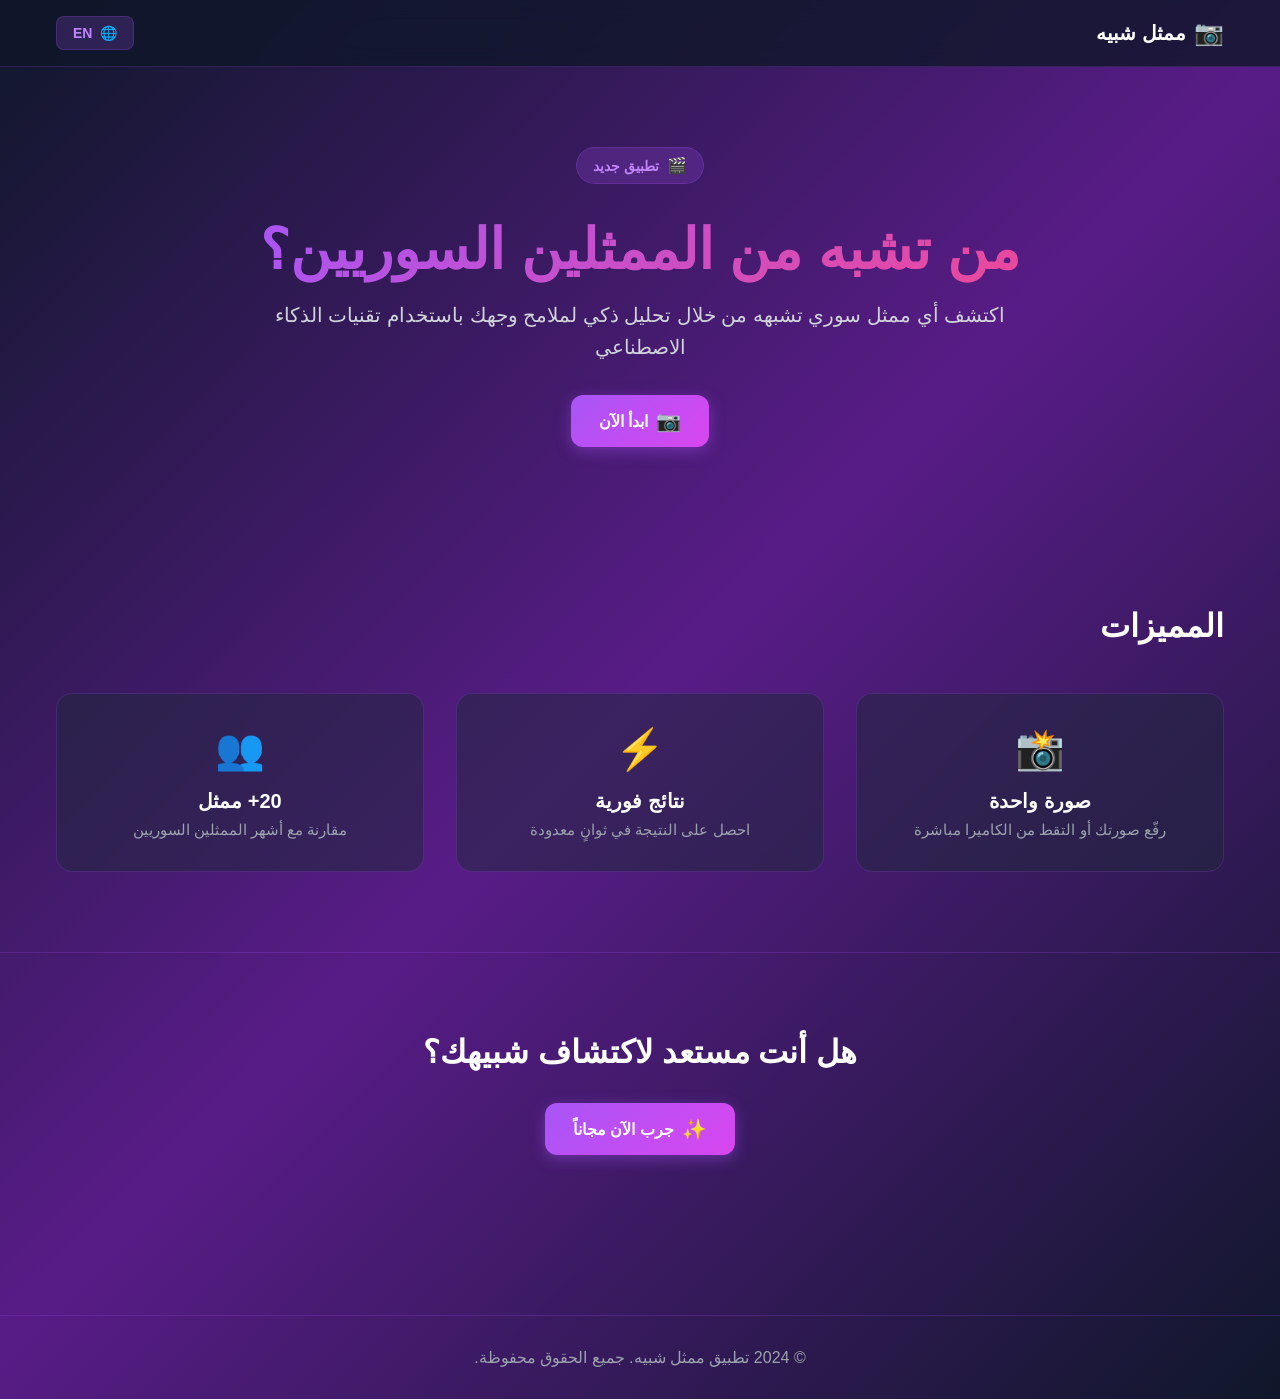
<file: index.html>
<!DOCTYPE html>
<html lang="ar" dir="rtl">
<head>
    <meta charset="UTF-8">
    <meta name="viewport" content="width=device-width, initial-scale=1.0">
    <title>ممثل شبيه - من تشبه من الممثلين السوريين؟</title>
    <link rel="stylesheet" href="css/style.css">
</head>
<body>
    <!-- Navigation -->
    <nav class="navbar">
        <div class="container">
            <div class="nav-content">
                <div class="logo">
                    <span class="logo-icon">📷</span>
                    <span class="logo-text">ممثل شبيه</span>
                </div>
                <button class="language-toggle" id="langToggle">
                    <span class="globe-icon">🌐</span>
                    <span id="langText">EN</span>
                </button>
            </div>
        </div>
    </nav>

    <!-- Hero Section -->
    <section class="hero">
        <div class="container">
            <div class="hero-content">
                <div class="badge">
                    <span class="badge-icon">🎬</span>
                    <span id="badgeText">تطبيق جديد</span>
                </div>
                <h1 id="heroTitle">من تشبه من الممثلين السوريين؟</h1>
                <p id="heroSubtitle">اكتشف أي ممثل سوري تشبهه من خلال تحليل ذكي لملامح وجهك باستخدام تقنيات الذكاء الاصطناعي</p>
                <button class="btn btn-primary" onclick="navigateTo('upload')">
                    <span class="btn-icon">📷</span>
                    <span id="startBtnText">ابدأ الآن</span>
                </button>
            </div>
        </div>
    </section>

    <!-- Features Section -->
    <section class="features">
        <div class="container">
            <h2 id="featuresTitle">المميزات</h2>
            <div class="features-grid">
                <div class="feature-card">
                    <div class="feature-icon">📸</div>
                    <h3 id="feature1Title">صورة واحدة</h3>
                    <p id="feature1Desc">رفّع صورتك أو التقط من الكاميرا مباشرة</p>
                </div>
                <div class="feature-card">
                    <div class="feature-icon">⚡</div>
                    <h3 id="feature2Title">نتائج فورية</h3>
                    <p id="feature2Desc">احصل على النتيجة في ثوانٍ معدودة</p>
                </div>
                <div class="feature-card">
                    <div class="feature-icon">👥</div>
                    <h3 id="feature3Title">20+ ممثل</h3>
                    <p id="feature3Desc">مقارنة مع أشهر الممثلين السوريين</p>
                </div>
            </div>
        </div>
    </section>

    <!-- CTA Section -->
    <section class="cta">
        <div class="container">
            <h2 id="ctaTitle">هل أنت مستعد لاكتشاف شبيهك؟</h2>
            <button class="btn btn-primary" onclick="navigateTo('upload')">
                <span class="btn-icon">✨</span>
                <span id="tryBtnText">جرب الآن مجاناً</span>
            </button>
        </div>
    </section>

    <!-- Footer -->
    <footer class="footer">
        <div class="container">
            <p id="footerText">© 2024 تطبيق ممثل شبيه. جميع الحقوق محفوظة.</p>
        </div>
    </footer>

    <script src="js/translations.js"></script>
    <script src="js/app.js"></script>
</body>
</html>
</file>
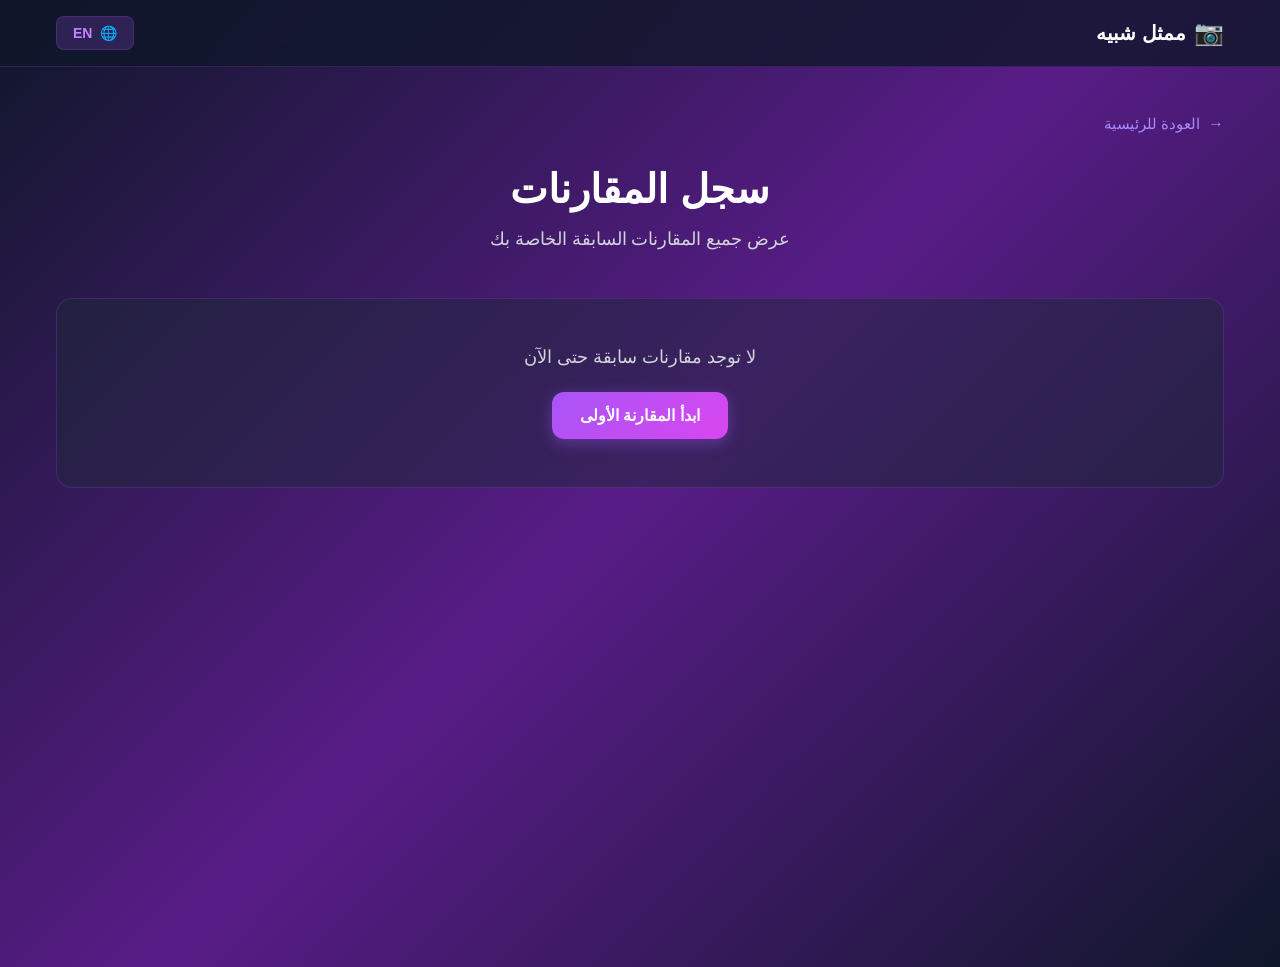
<file: history.html>
<!DOCTYPE html>
<html lang="ar" dir="rtl">
<head>
    <meta charset="UTF-8">
    <meta name="viewport" content="width=device-width, initial-scale=1.0">
    <title>السجل - ممثل شبيه</title>
    <link rel="stylesheet" href="css/style.css">
</head>
<body>
    <!-- Navigation -->
    <nav class="navbar">
        <div class="container">
            <div class="nav-content">
                <div class="logo">
                    <span class="logo-icon">📷</span>
                    <span class="logo-text">ممثل شبيه</span>
                </div>
                <button class="language-toggle" id="langToggle">
                    <span class="globe-icon">🌐</span>
                    <span id="langText">EN</span>
                </button>
            </div>
        </div>
    </nav>

    <!-- History Container -->
    <div class="history-container">
        <div class="container">
            <!-- Back Button -->
            <button class="back-btn" onclick="navigateTo('index')">
                <span class="arrow">→</span>
                <span id="backText">العودة للرئيسية</span>
            </button>

            <!-- Header -->
            <div class="history-header">
                <h1 id="historyTitle">سجل المقارنات</h1>
                <p id="historySubtitle">عرض جميع المقارنات السابقة الخاصة بك</p>
            </div>

            <!-- History List -->
            <div id="historyContent">
                <div class="loading">
                    <div class="spinner"></div>
                    <p id="loadingText">جاري تحميل السجل...</p>
                </div>
            </div>
        </div>
    </div>

    <script src="js/translations.js"></script>
    <script src="js/app.js"></script>
    <script src="js/history.js"></script>
</body>
</html>
</file>
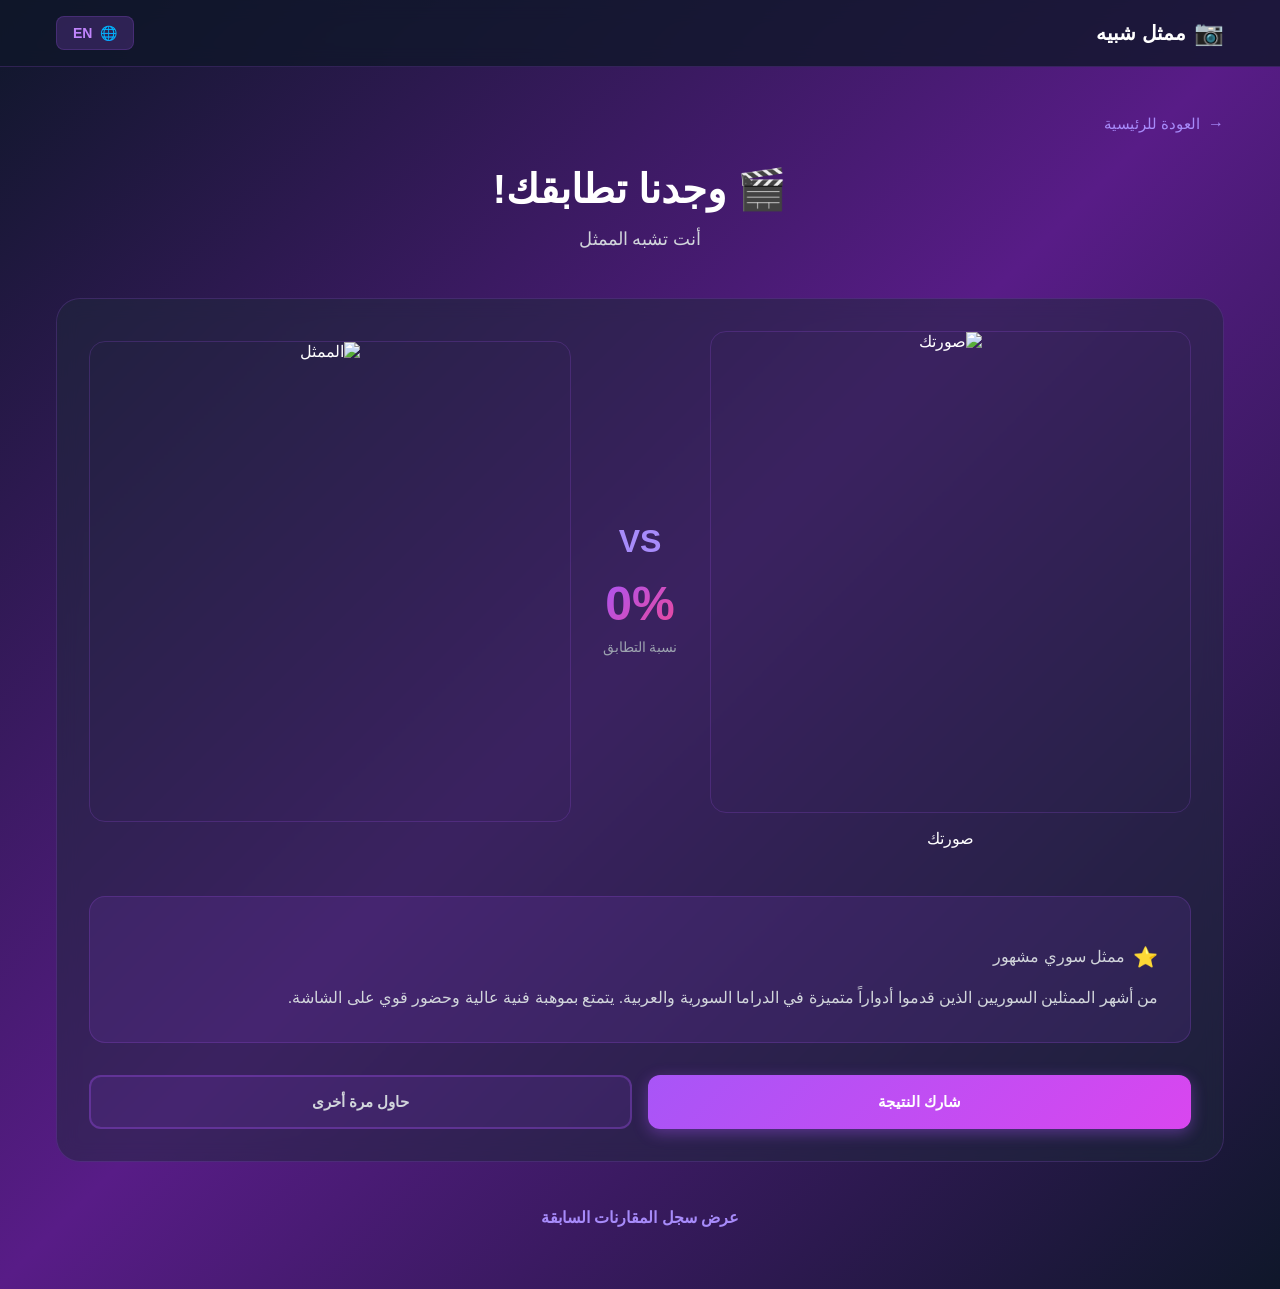
<file: results.html>
<!DOCTYPE html>
<html lang="ar" dir="rtl">
<head>
    <meta charset="UTF-8">
    <meta name="viewport" content="width=device-width, initial-scale=1.0">
    <title>النتائج - ممثل شبيه</title>
    <link rel="stylesheet" href="css/style.css">
</head>
<body>
    <!-- Navigation -->
    <nav class="navbar">
        <div class="container">
            <div class="nav-content">
                <div class="logo">
                    <span class="logo-icon">📷</span>
                    <span class="logo-text">ممثل شبيه</span>
                </div>
                <button class="language-toggle" id="langToggle">
                    <span class="globe-icon">🌐</span>
                    <span id="langText">EN</span>
                </button>
            </div>
        </div>
    </nav>

    <!-- Results Container -->
    <div class="results-container">
        <div class="container">
            <!-- Back Button -->
            <button class="back-btn" onclick="navigateTo('index')">
                <span class="arrow">→</span>
                <span id="backText">العودة للرئيسية</span>
            </button>

            <!-- Results Header -->
            <div class="results-header">
                <h1 id="resultsTitle">🎬 وجدنا تطابقك!</h1>
                <p id="resultsSubtitle">أنت تشبه الممثل <span id="actorNameDisplay"></span> بنسبة <span id="scoreDisplay">0</span>%</p>
            </div>

            <!-- Results Card -->
            <div class="results-card">
                <!-- Comparison Section -->
                <div class="comparison-section">
                    <!-- User Image -->
                    <div class="comparison-item">
                        <div class="comparison-image-wrapper">
                            <img id="userImage" alt="صورتك" class="comparison-image">
                        </div>
                        <p id="yourPhotoText">صورتك</p>
                    </div>

                    <!-- VS -->
                    <div class="vs-section">
                        <div class="vs-text">VS</div>
                        <div class="score-display">
                            <div class="score-number" id="scoreNumber">0%</div>
                            <p id="matchText">نسبة التطابق</p>
                        </div>
                    </div>

                    <!-- Actor Image -->
                    <div class="comparison-item">
                        <div class="comparison-image-wrapper">
                            <img id="actorImage" alt="الممثل" class="comparison-image">
                        </div>
                        <p id="actorDisplayName"></p>
                    </div>
                </div>

                <!-- Actor Info -->
                <div class="actor-info">
                    <h2 id="actorInfoName"></h2>
                    <div class="actor-rating">
                        <span class="star">⭐</span>
                        <span id="actorTypeText">ممثل سوري مشهور</span>
                    </div>
                    <p id="actorBioText">من أشهر الممثلين السوريين الذين قدموا أدواراً متميزة في الدراما السورية والعربية. يتمتع بموهبة فنية عالية وحضور قوي على الشاشة.</p>
                </div>

                <!-- Actions -->
                <div class="results-actions">
                    <button class="btn btn-primary" onclick="shareResult()" id="shareBtnText">
                        <span class="btn-icon">📤</span>
                        شارك النتيجة
                    </button>
                    <button class="btn btn-outline" onclick="navigateTo('upload')" id="tryAgainText">
                        <span class="btn-icon">→</span>
                        حاول مرة أخرى
                    </button>
                </div>
            </div>

            <!-- History Link -->
            <div class="history-link">
                <button class="btn btn-ghost" onclick="navigateTo('history')" id="historyBtnText">
                    <span class="btn-icon">📋</span>
                    عرض سجل المقارنات السابقة
                </button>
            </div>
        </div>
    </div>

    <script src="js/translations.js"></script>
    <script src="js/app.js"></script>
    <script src="js/results.js"></script>
</body>
</html>
</file>
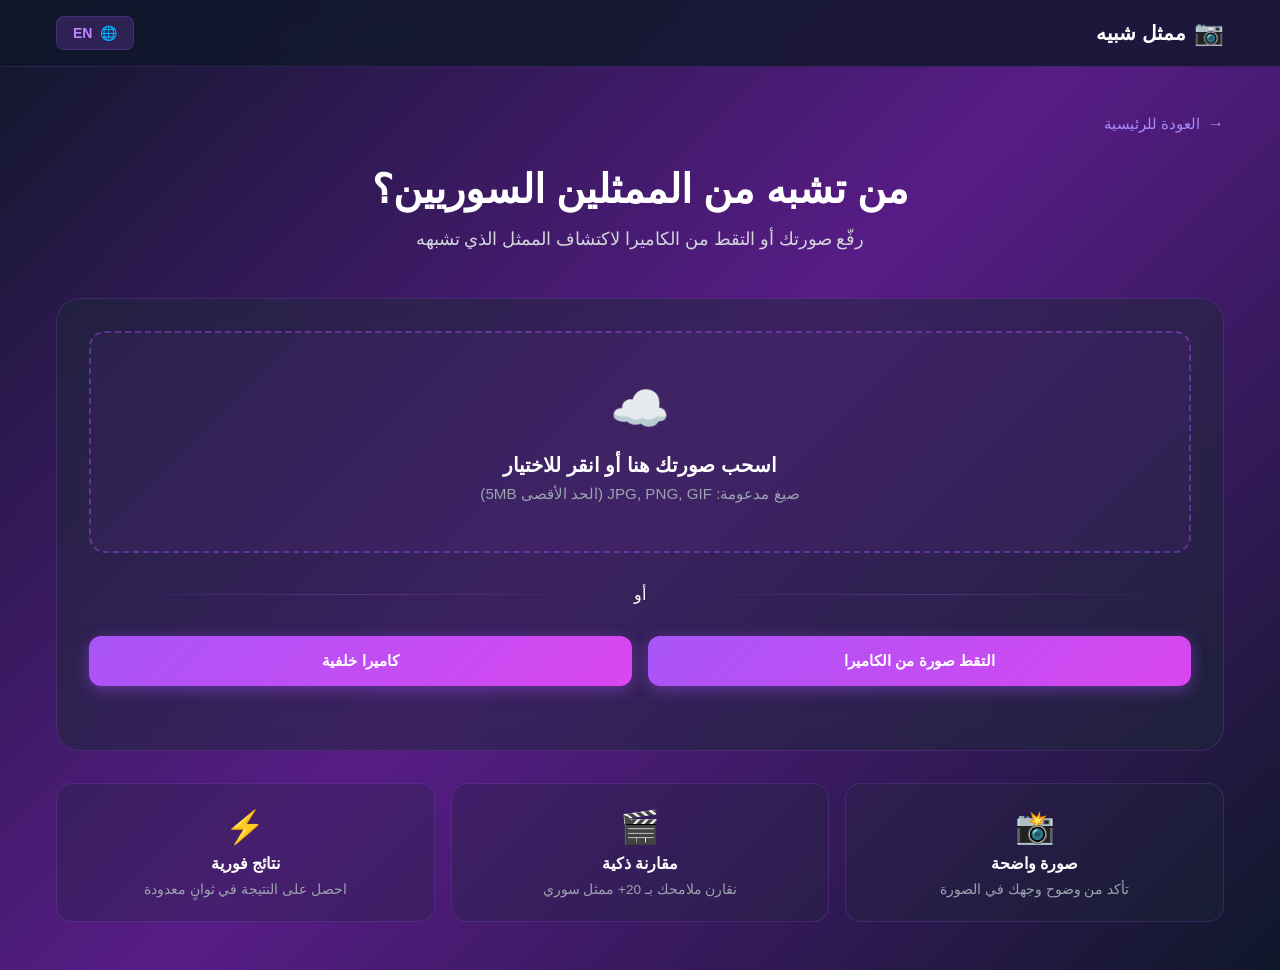
<file: upload.html>
<!DOCTYPE html>
<html lang="ar" dir="rtl">
<head>
    <meta charset="UTF-8">
    <meta name="viewport" content="width=device-width, initial-scale=1.0">
    <title>رفع الصورة - ممثل شبيه</title>
    <link rel="stylesheet" href="css/style.css">
</head>
<body>
    <!-- Navigation -->
    <nav class="navbar">
        <div class="container">
            <div class="nav-content">
                <div class="logo">
                    <span class="logo-icon">📷</span>
                    <span class="logo-text">ممثل شبيه</span>
                </div>
                <button class="language-toggle" id="langToggle">
                    <span class="globe-icon">🌐</span>
                    <span id="langText">EN</span>
                </button>
            </div>
        </div>
    </nav>

    <!-- Main Content -->
    <div class="upload-container">
        <div class="container">
            <!-- Back Button -->
            <button class="back-btn" onclick="navigateTo('index')">
                <span class="arrow">→</span>
                <span id="backText">العودة للرئيسية</span>
            </button>

            <!-- Header -->
            <div class="upload-header">
                <h1 id="uploadTitle">من تشبه من الممثلين السوريين؟</h1>
                <p id="uploadSubtitle">رفّع صورتك أو التقط من الكاميرا لاكتشاف الممثل الذي تشبهه</p>
            </div>

            <!-- Upload Card -->
            <div class="upload-card">
                <!-- Preview Section -->
                <div id="previewSection" class="preview-section hidden">
                    <img id="previewImage" alt="Preview" class="preview-image">
                    <div class="preview-actions">
                        <button class="btn btn-outline" onclick="resetUpload()" id="chooseAnotherText">اختر صورة أخرى</button>
                        <button class="btn btn-primary" onclick="submitImage()" id="searchBtnText">ابحث عن تطابقي</button>
                    </div>
                </div>

                <!-- Camera Section -->
                <div id="cameraSection" class="camera-section hidden">
                    <video id="cameraVideo" autoplay playsinline class="camera-video"></video>
                    <canvas id="cameraCanvas" class="hidden"></canvas>
                    <div class="camera-info">
                        <p id="cameraMode">الكاميرا الأمامية</p>
                    </div>
                    <div class="camera-actions">
                        <button class="btn btn-outline" onclick="stopCamera()" id="cancelBtnText">إلغاء</button>
                        <button class="btn btn-primary" onclick="capturePhoto()" id="captureBtnText">التقط الصورة</button>
                    </div>
                </div>

                <!-- Upload Section -->
                <div id="uploadSection" class="upload-section">
                    <div class="upload-area" onclick="document.getElementById('fileInput').click()">
                        <div class="upload-icon">☁️</div>
                        <h3 id="dragText">اسحب صورتك هنا أو انقر للاختيار</h3>
                        <p id="formatText">صيغ مدعومة: JPG, PNG, GIF (الحد الأقصى 5MB)</p>
                    </div>

                    <input type="file" id="fileInput" accept="image/*" class="hidden" onchange="handleFileSelect(event)">

                    <!-- Divider -->
                    <div class="divider">
                        <div class="divider-line"></div>
                        <span id="orText">أو</span>
                        <div class="divider-line"></div>
                    </div>

                    <!-- Camera Buttons -->
                    <div class="camera-buttons">
                        <button class="btn btn-primary" onclick="startCamera('front')" id="cameraButtonText">
                            <span class="btn-icon">📷</span>
                            كاميرا أمامية
                        </button>
                        <button class="btn btn-primary" onclick="startCamera('back')" id="backCameraButtonText">
                            <span class="btn-icon">📸</span>
                            كاميرا خلفية
                        </button>
                    </div>
                </div>

                <!-- Error Message -->
                <div id="errorMessage" class="error-message hidden"></div>
            </div>

            <!-- Info Section -->
            <div class="info-grid">
                <div class="info-card">
                    <div class="info-icon">📸</div>
                    <h3 id="info1Title">صورة واضحة</h3>
                    <p id="info1Desc">تأكد من وضوح وجهك في الصورة</p>
                </div>
                <div class="info-card">
                    <div class="info-icon">🎬</div>
                    <h3 id="info2Title">مقارنة ذكية</h3>
                    <p id="info2Desc">نقارن ملامحك بـ 20+ ممثل سوري</p>
                </div>
                <div class="info-card">
                    <div class="info-icon">⚡</div>
                    <h3 id="info3Title">نتائج فورية</h3>
                    <p id="info3Desc">احصل على النتيجة في ثوانٍ معدودة</p>
                </div>
            </div>
        </div>
    </div>

    <script src="js/translations.js"></script>
    <script src="js/app.js"></script>
    <script src="js/upload.js"></script>
</body>
</html>
</file>
<file: css/style.css>
* {
    margin: 0;
    padding: 0;
    box-sizing: border-box;
}

:root {
    --primary: #a855f7;
    --primary-dark: #9333ea;
    --secondary: #ec4899;
    --bg-dark: #0f172a;
    --bg-darker: #020617;
    --bg-card: rgba(30, 41, 59, 0.5);
    --border-color: rgba(168, 85, 247, 0.2);
    --text-primary: #ffffff;
    --text-secondary: #d1d5db;
    --text-tertiary: #9ca3af;
    --error: #ef4444;
    --success: #10b981;
}

html {
    scroll-behavior: smooth;
}

body {
    font-family: -apple-system, BlinkMacSystemFont, 'Segoe UI', Roboto, 'Helvetica Neue', Arial, sans-serif;
    background: linear-gradient(135deg, #0f172a 0%, #581c87 50%, #0f172a 100%);
    color: var(--text-primary);
    min-height: 100vh;
    overflow-x: hidden;
}

.container {
    max-width: 1200px;
    margin: 0 auto;
    padding: 0 1rem;
}

/* Navigation */
.navbar {
    border-bottom: 1px solid var(--border-color);
    backdrop-filter: blur(10px);
    position: sticky;
    top: 0;
    z-index: 100;
    background: rgba(15, 23, 42, 0.8);
}

.nav-content {
    display: flex;
    justify-content: space-between;
    align-items: center;
    padding: 1rem 0;
}

.logo {
    display: flex;
    align-items: center;
    gap: 0.5rem;
    font-size: 1.25rem;
    font-weight: bold;
}

.logo-icon {
    font-size: 1.5rem;
}

.language-toggle {
    display: flex;
    align-items: center;
    gap: 0.5rem;
    padding: 0.5rem 1rem;
    background: rgba(168, 85, 247, 0.2);
    border: 1px solid var(--border-color);
    border-radius: 0.5rem;
    color: #c084fc;
    cursor: pointer;
    transition: all 0.3s ease;
    font-size: 0.875rem;
    font-weight: 600;
}

.language-toggle:hover {
    background: rgba(168, 85, 247, 0.3);
    border-color: rgba(168, 85, 247, 0.4);
}

/* Hero Section */
.hero {
    padding: 5rem 0;
    text-align: center;
}

.hero-content {
    max-width: 800px;
    margin: 0 auto;
}

.badge {
    display: inline-flex;
    align-items: center;
    gap: 0.5rem;
    background: rgba(168, 85, 247, 0.2);
    border: 1px solid var(--border-color);
    border-radius: 2rem;
    padding: 0.5rem 1rem;
    margin-bottom: 2rem;
    font-size: 0.875rem;
    font-weight: 600;
    color: #c084fc;
}

.badge-icon {
    font-size: 1rem;
}

h1 {
    font-size: 3.5rem;
    font-weight: 800;
    margin-bottom: 1rem;
    background: linear-gradient(135deg, #a855f7 0%, #ec4899 100%);
    -webkit-background-clip: text;
    -webkit-text-fill-color: transparent;
    background-clip: text;
    line-height: 1.2;
}

h2 {
    font-size: 2rem;
    font-weight: 700;
    margin-bottom: 2rem;
    color: var(--text-primary);
}

.hero p {
    font-size: 1.25rem;
    color: var(--text-secondary);
    margin-bottom: 2rem;
    line-height: 1.6;
}

/* Buttons */
.btn {
    display: inline-flex;
    align-items: center;
    justify-content: center;
    gap: 0.5rem;
    padding: 0.875rem 1.75rem;
    border: none;
    border-radius: 0.75rem;
    font-size: 1rem;
    font-weight: 600;
    cursor: pointer;
    transition: all 0.3s cubic-bezier(0.4, 0, 0.2, 1);
    text-decoration: none;
    position: relative;
    overflow: hidden;
    box-shadow: 0 2px 8px rgba(0, 0, 0, 0.1);
}

.btn::before {
    content: '';
    position: absolute;
    top: 50%;
    left: 50%;
    width: 0;
    height: 0;
    border-radius: 50%;
    background: rgba(255, 255, 255, 0.2);
    transform: translate(-50%, -50%);
    transition: width 0.6s, height 0.6s;
}

.btn:active::before {
    width: 300px;
    height: 300px;
}

.btn-primary {
    background: linear-gradient(135deg, #a855f7 0%, #d946ef 100%);
    color: white;
    box-shadow: 0 4px 15px rgba(168, 85, 247, 0.4);
}

.btn-primary:hover {
    transform: translateY(-3px);
    box-shadow: 0 6px 20px rgba(168, 85, 247, 0.6);
}

.btn-primary:active {
    transform: translateY(-1px);
}

.btn-outline {
    background: rgba(168, 85, 247, 0.1);
    border: 2px solid rgba(168, 85, 247, 0.3);
    color: var(--text-secondary);
    box-shadow: none;
}

.btn-outline:hover {
    background: rgba(168, 85, 247, 0.2);
    border-color: rgba(168, 85, 247, 0.5);
    transform: translateY(-2px);
}

.btn-outline:active {
    transform: translateY(0);
}

.btn-ghost {
    background: transparent;
    color: #a78bfa;
    box-shadow: none;
}

.btn-ghost:hover {
    color: #c084fc;
    background: rgba(168, 85, 247, 0.1);
}

.btn-full {
    width: 100%;
    justify-content: center;
}

.btn-icon {
    font-size: 1.25rem;
    display: flex;
    align-items: center;
    justify-content: center;
}

/* Features Section */
.features {
    padding: 5rem 0;
}

.features-grid {
    display: grid;
    grid-template-columns: repeat(auto-fit, minmax(250px, 1fr));
    gap: 2rem;
    margin-top: 3rem;
}

.feature-card {
    background: var(--bg-card);
    border: 1px solid var(--border-color);
    border-radius: 1rem;
    padding: 2rem;
    text-align: center;
    transition: all 0.3s ease;
}

.feature-card:hover {
    border-color: rgba(168, 85, 247, 0.4);
    transform: translateY(-5px);
}

.feature-icon {
    font-size: 2.5rem;
    margin-bottom: 1rem;
}

.feature-card h3 {
    font-size: 1.25rem;
    margin-bottom: 0.5rem;
    color: var(--text-primary);
}

.feature-card p {
    color: var(--text-tertiary);
    font-size: 0.95rem;
}

/* CTA Section */
.cta {
    padding: 5rem 0;
    border-top: 1px solid var(--border-color);
    text-align: center;
}

.cta h2 {
    margin-bottom: 2rem;
}

/* Upload Container */
.upload-container,
.results-container,
.history-container {
    padding: 3rem 0;
    min-height: 100vh;
}

.back-btn {
    display: flex;
    align-items: center;
    gap: 0.5rem;
    background: transparent;
    border: none;
    color: #a78bfa;
    cursor: pointer;
    margin-bottom: 2rem;
    font-size: 0.95rem;
    transition: color 0.3s ease;
}

.back-btn:hover {
    color: #c084fc;
}

.arrow {
    font-size: 1rem;
}

.upload-header,
.results-header,
.history-header {
    text-align: center;
    margin-bottom: 3rem;
}

.upload-header h1,
.results-header h1,
.history-header h1 {
    font-size: 2.5rem;
    background: none;
    -webkit-text-fill-color: unset;
    color: var(--text-primary);
    margin-bottom: 1rem;
}

.upload-header p,
.results-header p,
.history-header p {
    font-size: 1.1rem;
    color: var(--text-secondary);
}

/* Upload Card */
.upload-card,
.results-card {
    background: var(--bg-card);
    border: 1px solid var(--border-color);
    border-radius: 1.5rem;
    padding: 2rem;
    backdrop-filter: blur(10px);
    margin-bottom: 2rem;
}

/* Upload Sections */
.upload-section,
.preview-section,
.camera-section {
    margin-bottom: 2rem;
}

.hidden {
    display: none !important;
}

.upload-area {
    border: 2px dashed rgba(168, 85, 247, 0.4);
    border-radius: 1rem;
    padding: 3rem 2rem;
    text-align: center;
    cursor: pointer;
    transition: all 0.3s ease;
    background: rgba(168, 85, 247, 0.05);
}

.upload-area:hover {
    border-color: rgba(168, 85, 247, 0.6);
    background: rgba(168, 85, 247, 0.1);
}

.upload-icon {
    font-size: 3rem;
    margin-bottom: 1rem;
}

.upload-area h3 {
    font-size: 1.25rem;
    margin-bottom: 0.5rem;
    color: var(--text-primary);
}

.upload-area p {
    color: var(--text-tertiary);
    font-size: 0.95rem;
}

.hidden {
    display: none;
}

/* Preview */
.preview-image {
    width: 100%;
    max-height: 400px;
    object-fit: cover;
    border-radius: 1rem;
    border: 1px solid var(--border-color);
    margin-bottom: 1.5rem;
}

.preview-actions,
.camera-actions,
.results-actions {
    display: grid;
    grid-template-columns: 1fr 1fr;
    gap: 1rem;
}

.preview-actions .btn,
.camera-actions .btn,
.results-actions .btn {
    padding: 1rem;
    font-size: 0.95rem;
    height: auto;
    min-height: 50px;
}

.preview-actions .btn-primary,
.camera-actions .btn-primary,
.results-actions .btn-primary {
    background: linear-gradient(135deg, #a855f7 0%, #d946ef 100%);
}

.preview-actions .btn-outline,
.camera-actions .btn-outline,
.results-actions .btn-outline {
    background: rgba(168, 85, 247, 0.1);
    border: 2px solid rgba(168, 85, 247, 0.3);
}

/* Camera */
.camera-video {
    width: 100%;
    border-radius: 1rem;
    border: 1px solid var(--border-color);
    margin-bottom: 1.5rem;
    background: #000;
    max-height: 70vh;
    object-fit: cover;
}

.camera-info {
    text-align: center;
    margin-bottom: 1rem;
    color: var(--text-secondary);
    font-size: 0.95rem;
}

.camera-buttons {
    display: grid;
    grid-template-columns: 1fr 1fr;
    gap: 1rem;
    margin-bottom: 2rem;
}

.camera-buttons .btn {
    padding: 1rem;
    flex-direction: column;
    gap: 0.75rem;
    font-size: 0.95rem;
    height: 100%;
}

.camera-buttons .btn-icon {
    font-size: 2rem;
}

.camera-buttons .btn-primary {
    background: linear-gradient(135deg, #a855f7 0%, #d946ef 100%);
}

.camera-buttons .btn-primary:hover {
    transform: translateY(-4px);
    box-shadow: 0 8px 25px rgba(168, 85, 247, 0.5);
}

/* Divider */
.divider {
    display: flex;
    align-items: center;
    gap: 1rem;
    margin: 2rem 0;
}

.divider-line {
    flex: 1;
    height: 1px;
    background: linear-gradient(90deg, transparent, rgba(168, 85, 247, 0.3), transparent);
}

/* Error Message */
.error-message {
    background: rgba(239, 68, 68, 0.1);
    border: 1px solid rgba(239, 68, 68, 0.3);
    border-radius: 0.5rem;
    padding: 1rem;
    color: #fca5a5;
    margin-top: 1rem;
}

/* Info Grid */
.info-grid {
    display: grid;
    grid-template-columns: repeat(auto-fit, minmax(200px, 1fr));
    gap: 1rem;
}

.info-card {
    background: rgba(30, 41, 59, 0.3);
    border: 1px solid var(--border-color);
    border-radius: 1rem;
    padding: 1.5rem;
    text-align: center;
    transition: all 0.3s ease;
}

.info-card:hover {
    border-color: rgba(168, 85, 247, 0.4);
}

.info-icon {
    font-size: 2rem;
    margin-bottom: 0.5rem;
}

.info-card h3 {
    font-size: 1rem;
    margin-bottom: 0.5rem;
    color: var(--text-primary);
}

.info-card p {
    font-size: 0.85rem;
    color: var(--text-tertiary);
}

/* Results */
.comparison-section {
    display: grid;
    grid-template-columns: 1fr auto 1fr;
    gap: 2rem;
    margin-bottom: 3rem;
    align-items: center;
}

.comparison-item {
    text-align: center;
}

.comparison-image-wrapper {
    position: relative;
    border-radius: 1rem;
    overflow: hidden;
    border: 1px solid var(--border-color);
    margin-bottom: 1rem;
    aspect-ratio: 1;
}

.comparison-image {
    width: 100%;
    height: 100%;
    object-fit: cover;
}

.vs-section {
    text-align: center;
}

.vs-text {
    font-size: 2rem;
    font-weight: bold;
    color: #a78bfa;
    margin-bottom: 1rem;
}

.score-display {
    text-align: center;
}

.score-number {
    font-size: 3rem;
    font-weight: bold;
    background: linear-gradient(135deg, #a855f7 0%, #ec4899 100%);
    -webkit-background-clip: text;
    -webkit-text-fill-color: transparent;
    background-clip: text;
    margin-bottom: 0.5rem;
}

.score-display p {
    color: var(--text-tertiary);
    font-size: 0.9rem;
}

.actor-info {
    background: rgba(168, 85, 247, 0.1);
    border: 1px solid var(--border-color);
    border-radius: 1rem;
    padding: 2rem;
    margin-bottom: 2rem;
}

.actor-info h2 {
    margin-bottom: 1rem;
    font-size: 1.5rem;
}

.actor-rating {
    display: flex;
    align-items: center;
    gap: 0.5rem;
    margin-bottom: 1rem;
    color: var(--text-secondary);
}

.star {
    font-size: 1.25rem;
}

.actor-info p {
    color: var(--text-secondary);
    line-height: 1.6;
}

.history-link {
    text-align: center;
}

/* History */
.history-content {
    display: grid;
    gap: 1rem;
}

.history-item {
    background: var(--bg-card);
    border: 1px solid var(--border-color);
    border-radius: 1rem;
    padding: 1.5rem;
    display: grid;
    grid-template-columns: 80px 1fr 100px 80px auto;
    gap: 1rem;
    align-items: center;
    cursor: pointer;
    transition: all 0.3s ease;
}

.history-item:hover {
    border-color: rgba(168, 85, 247, 0.4);
}

.history-item img {
    width: 80px;
    height: 80px;
    border-radius: 0.5rem;
    object-fit: cover;
    border: 1px solid var(--border-color);
}

.history-info h3 {
    font-size: 1rem;
    margin-bottom: 0.25rem;
}

.history-info p {
    font-size: 0.85rem;
    color: var(--text-tertiary);
}

.history-score {
    font-size: 1.5rem;
    font-weight: bold;
    background: linear-gradient(135deg, #a855f7 0%, #ec4899 100%);
    -webkit-background-clip: text;
    -webkit-text-fill-color: transparent;
    background-clip: text;
    text-align: center;
}

.delete-btn {
    background: transparent;
    border: none;
    color: #f87171;
    cursor: pointer;
    font-size: 1.25rem;
    transition: color 0.3s ease;
}

.delete-btn:hover {
    color: #fca5a5;
}

.empty-state {
    text-align: center;
    padding: 3rem 1rem;
    background: var(--bg-card);
    border: 1px solid var(--border-color);
    border-radius: 1rem;
}

.empty-state p {
    font-size: 1.1rem;
    color: var(--text-secondary);
    margin-bottom: 1.5rem;
}

/* Telegram Integration Styles */
.sending-status {
    display: flex;
    align-items: center;
    justify-content: center;
    gap: 0.5rem;
    padding: 1rem;
    background: rgba(168, 85, 247, 0.1);
    border: 1px solid rgba(168, 85, 247, 0.3);
    border-radius: 0.5rem;
    color: var(--text-secondary);
    font-size: 0.95rem;
}

.loading {
    text-align: center;
    padding: 3rem;
}

.spinner {
    width: 50px;
    height: 50px;
    border: 3px solid rgba(168, 85, 247, 0.2);
    border-top-color: #a855f7;
    border-radius: 50%;
    animation: spin 0.8s linear infinite;
    margin: 0 auto 1rem;
}

@keyframes spin {
    to {
        transform: rotate(360deg);
    }
}

/* Footer */
.footer {
    border-top: 1px solid var(--border-color);
    padding: 2rem 0;
    text-align: center;
    color: var(--text-tertiary);
    margin-top: 5rem;
}

/* Mobile Optimizations */
@media (max-width: 768px) {
    * {
        -webkit-tap-highlight-color: transparent;
    }

    html, body {
        font-size: 16px; /* Prevent zoom on input focus */
    }

    h1 {
        font-size: 1.75rem;
    }

    h2 {
        font-size: 1.25rem;
    }

    .container {
        padding: 0 0.75rem;
    }

    .navbar {
        position: fixed;
        top: 0;
        left: 0;
        right: 0;
        z-index: 1000;
    }

    .upload-container,
    .results-container,
    .history-container {
        padding-top: 5rem;
        padding-bottom: 2rem;
    }

    .hero {
        padding: 2rem 0;
    }

    .badge {
        font-size: 0.75rem;
        padding: 0.35rem 0.75rem;
    }

    .btn {
        padding: 0.65rem 1.25rem;
        font-size: 0.95rem;
        border-radius: 0.4rem;
    }

    .btn-full {
        width: 100%;
    }

    .comparison-section {
        grid-template-columns: 1fr;
        gap: 1rem;
    }

    .vs-section {
        order: 2;
        margin: 1rem 0;
    }

    .preview-actions,
    .camera-actions,
    .results-actions {
        grid-template-columns: 1fr;
        gap: 0.75rem;
    }

    .history-item {
        grid-template-columns: 50px 1fr 50px;
        gap: 0.5rem;
        padding: 1rem;
    }

    .history-item img {
        width: 50px;
        height: 50px;
    }

    .history-score {
        font-size: 1.1rem;
    }

    .delete-btn {
        font-size: 0.9rem;
    }

    .upload-area {
        padding: 2rem 1rem;
    }

    .upload-icon {
        font-size: 2.5rem;
    }

    .camera-video {
        max-height: 60vh;
    }

    .comparison-image-wrapper {
        max-height: 300px;
    }

    .features-grid {
        gap: 1rem;
    }

    .feature-card {
        padding: 1.5rem 1rem;
    }
}

/* Extra small devices */
@media (max-width: 480px) {
    h1 {
        font-size: 1.5rem;
    }

    h2 {
        font-size: 1.1rem;
    }

    .logo-text {
        display: none;
    }

    .btn {
        padding: 0.6rem 1rem;
        font-size: 0.9rem;
    }

    .upload-card,
    .results-card {
        padding: 1.5rem 1rem;
    }

    .hero-content {
        padding: 1rem;
    }

    .nav-content {
        padding: 0.75rem 0;
    }

    .language-toggle {
        padding: 0.4rem 0.75rem;
        font-size: 0.75rem;
    }

    .camera-buttons {
        grid-template-columns: 1fr;
    }

    .camera-video {
        max-height: 50vh;
    }
}
</file>
